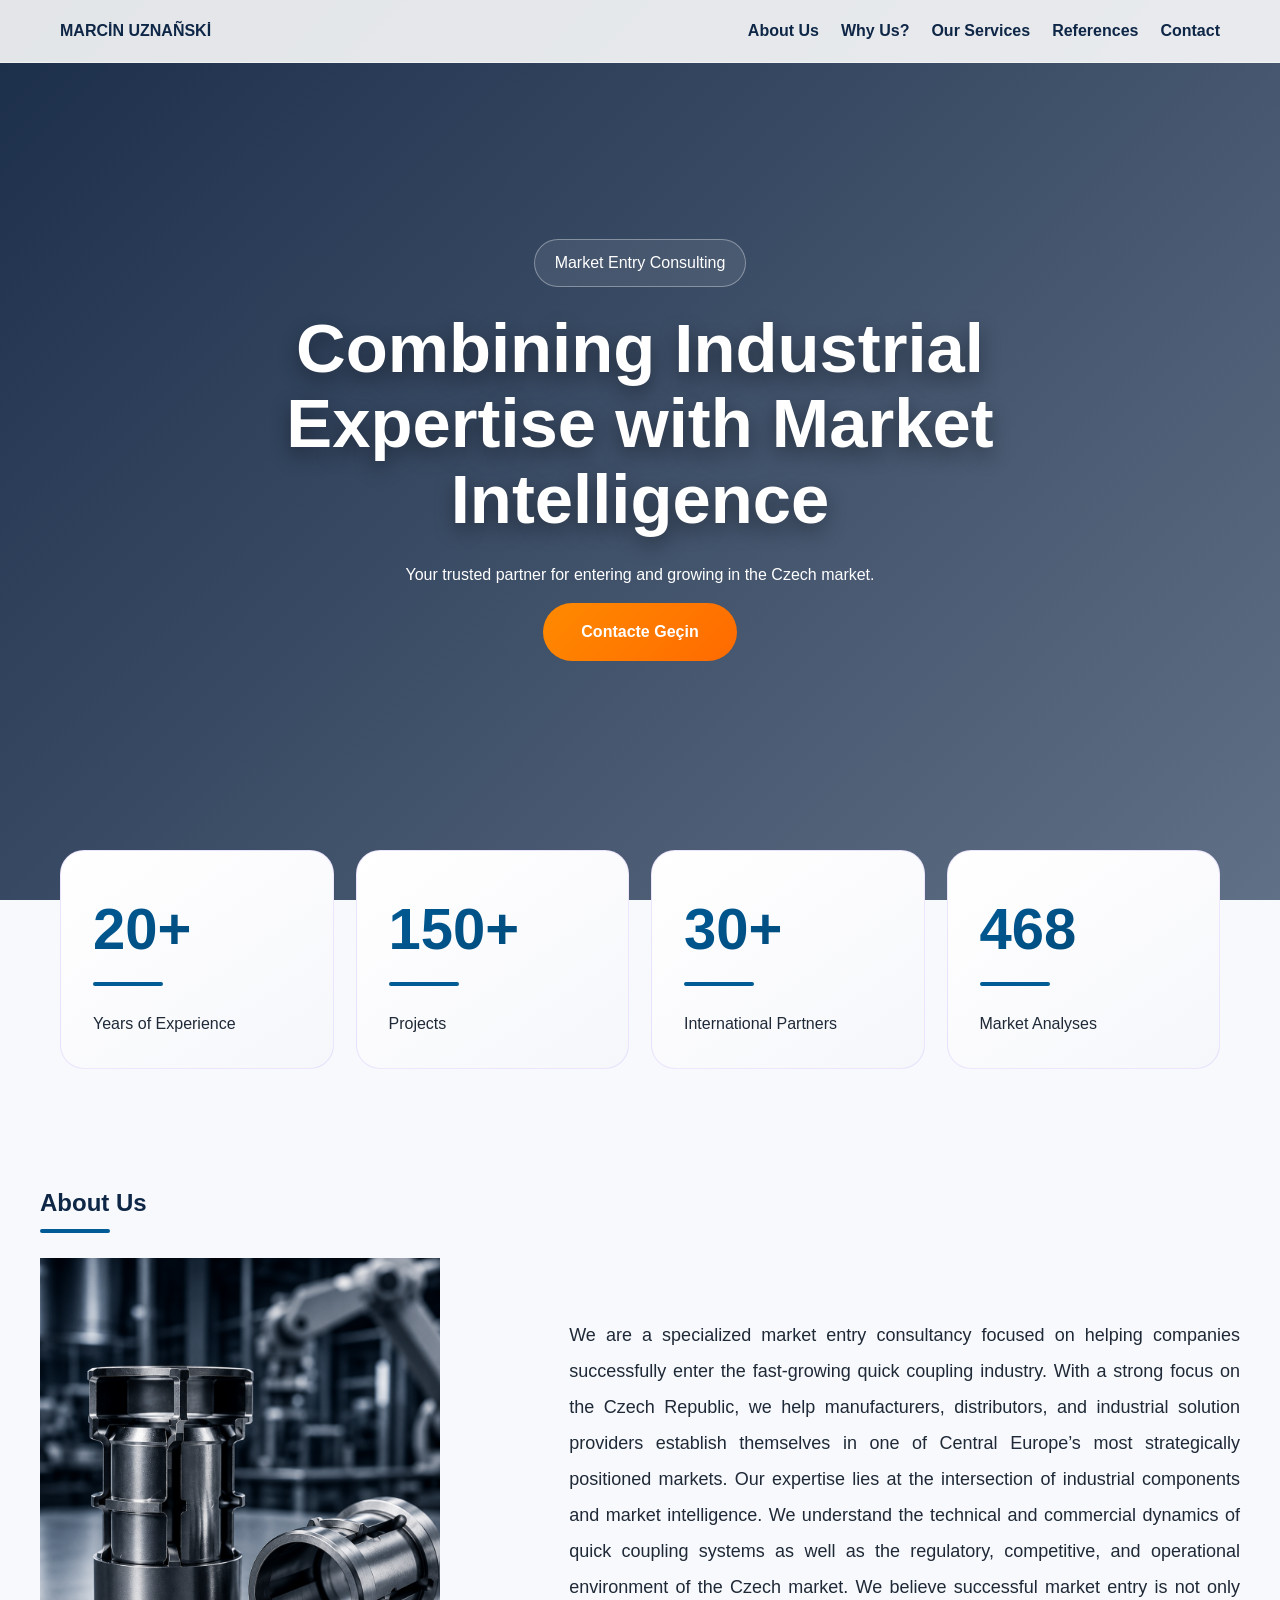
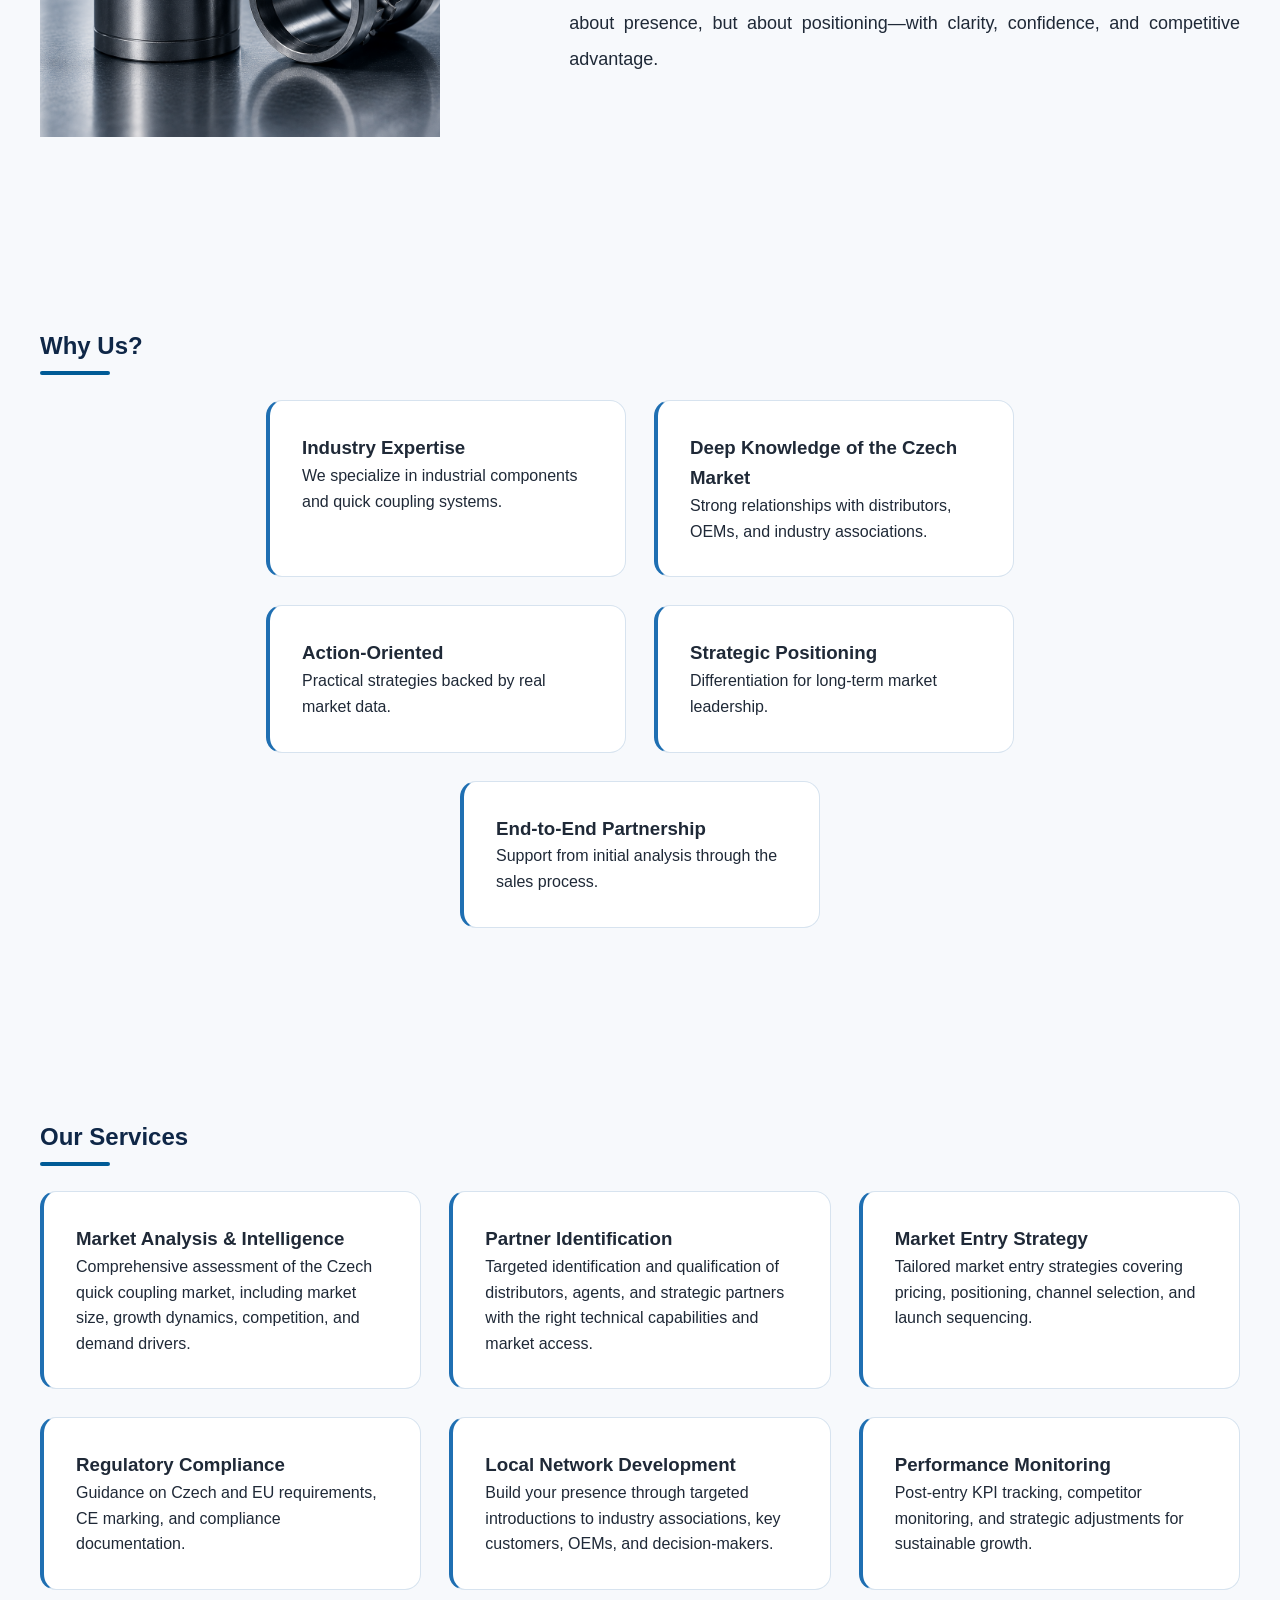
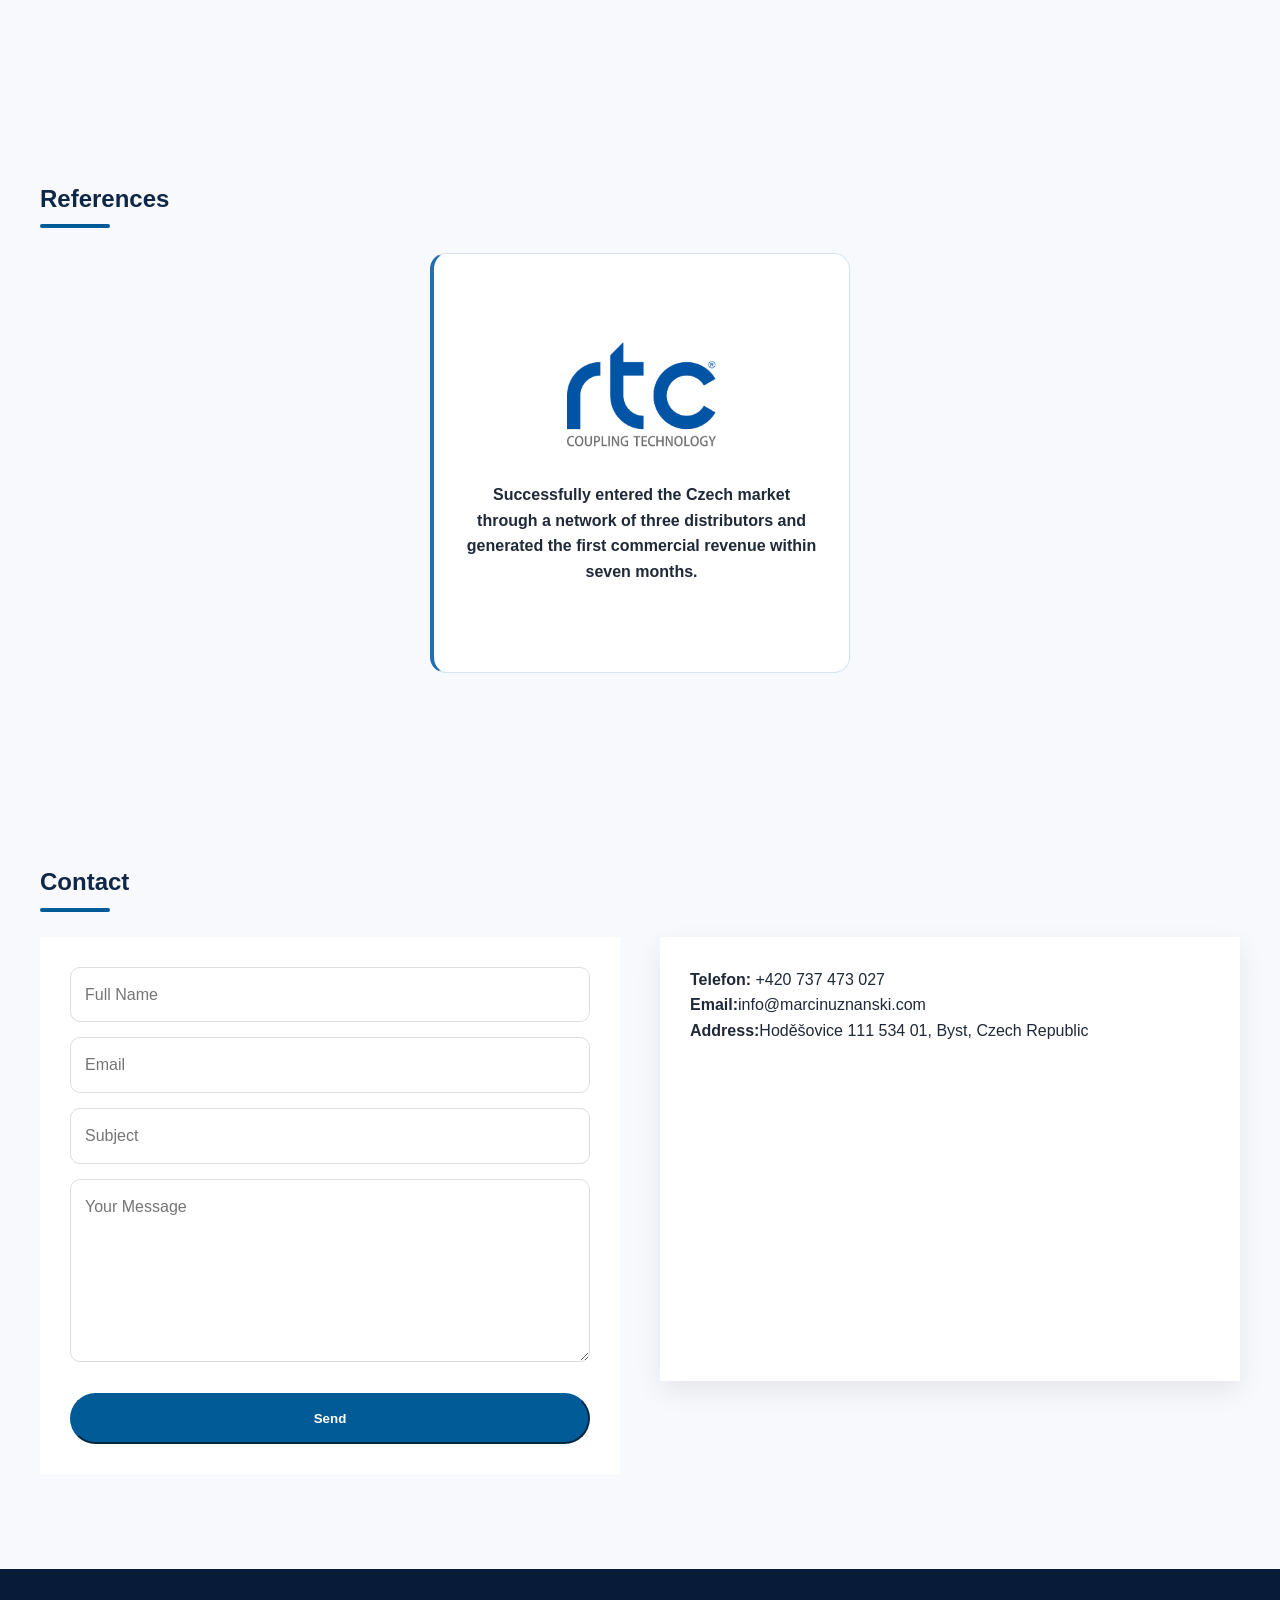
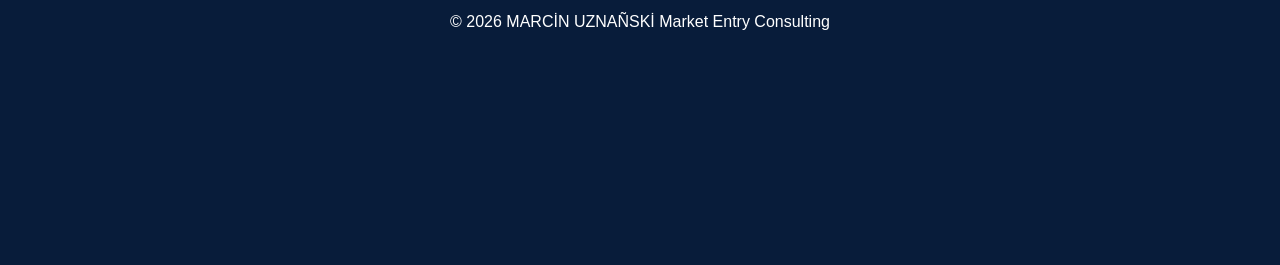
<file: index.html>
<!DOCTYPE html>
<html lang="en">
<head>
<meta charset="UTF-8">
<meta name="viewport" content="width=device-width, initial-scale=1.0">
<title>Marcin Uznański Market Entry Consulting</title>
<link rel="stylesheet" href="style.css">
<link href="https://unpkg.com/aos@2.3.4/dist/aos.css" rel="stylesheet">
</head>
<body>

<nav class="navbar">
<div class="container">
<div class="logo">MARCİN UZNAÑSKİ</div>
<ul>
<li><a href="#about">About Us</a></li>
<li><a href="#why">Why Us?</a></li>
<li><a href="#services">Our Services</a></li>
<li><a href="#references">References</a></li>
<li><a href="#contact">Contact</a></li>
</ul>
</div>
</nav>

<header class="hero">
<div class="overlay"></div>
<div class="hero-content">
<span class="badge">Market Entry Consulting</span>
<h1>Combining Industrial Expertise with Market Intelligence</h1>
<p>Your trusted partner for entering and growing in the Czech market.</p>
<a href="#contact" class="btn">Contacte Geçin</a>
</div>
</header>

<section class="stats" id="stats">
<div><h2 class="counter" data-target="20">0</h2><p>Years of Experience</p></div>
<div><h2 class="counter" data-target="150">0</h2><p>Projects</p></div>
<div><h2 class="counter" data-target="30">0</h2><p>International Partners</p></div>
<div><h2 class="counter" data-target="500">0</h2><p>Market Analyses</p></div></div>
</section>

<section id="about" class="container section">
<h2>About Us</h2>
<div class="about-grid">
<div class="about-image">
<img src="8d0f9e49-f98b-4552-971f-9efa464a075b.png" alt="Office">" alt="Office">
</div>
<div class="about-text">
<p>We are a specialized market entry consultancy focused on helping companies successfully enter the fast-growing quick coupling industry. With a strong focus on the Czech Republic, we help manufacturers, distributors, and industrial solution providers establish themselves in one of Central Europe’s most strategically positioned markets. Our expertise lies at the intersection of industrial components and market intelligence. We understand the technical and commercial dynamics of quick coupling systems as well as the regulatory, competitive, and operational environment of the Czech market. We believe successful market entry is not only about presence, but about positioning—with clarity, confidence, and competitive advantage.</p>
</div>
</div>
</section>

<section id="why" class="container section">
<h2>Why Us?</h2>
<div class="grid">
<div class="card" data-aos="fade-up"><h3>Industry Expertise</h3><p>We specialize in industrial components and quick coupling systems.</p></div>
<div class="card" data-aos="fade-up"><h3>Deep Knowledge of the Czech Market</h3><p>Strong relationships with distributors, OEMs, and industry associations.</p></div>
<div class="card" data-aos="fade-up"><h3>Action-Oriented</h3><p>Practical strategies backed by real market data.</p></div>
<div class="card" data-aos="fade-up"><h3>Strategic Positioning</h3><p>Differentiation for long-term market leadership.</p></div>
<div class="card" data-aos="fade-up"><h3>End-to-End Partnership</h3><p>Support from initial analysis through the sales process.</p></div>
</div>
</section>

<section id="services" class="container section">
<h2>Our Services</h2>
<div class="grid">
<div class="card" data-aos="fade-up"><h3>Market Analysis & Intelligence</h3><p>Comprehensive assessment of the Czech quick coupling market, including market size, growth dynamics, competition, and demand drivers.</p></div>
<div class="card" data-aos="fade-up"><h3>Partner Identification</h3><p>Targeted identification and qualification of distributors, agents, and strategic partners with the right technical capabilities and market access.</p></div>
<div class="card" data-aos="fade-up"><h3>Market Entry Strategy</h3><p>Tailored market entry strategies covering pricing, positioning, channel selection, and launch sequencing.</p></div>
<div class="card" data-aos="fade-up"><h3>Regulatory Compliance</h3><p>Guidance on Czech and EU requirements, CE marking, and compliance documentation.</p></div>
<div class="card" data-aos="fade-up"><h3>Local Network Development</h3><p>Build your presence through targeted introductions to industry associations, key customers, OEMs, and decision-makers.</p></div>
<div class="card" data-aos="fade-up"><h3>Performance Monitoring</h3><p>Post-entry KPI tracking, competitor monitoring, and strategic adjustments for sustainable growth.</p></div>
</div>
</section>

<section id="references" class="container section">
<h2>References</h2>
<div class="grid">
<div class="card" data-aos="fade-up"><img src="logo-rtc.png" alt="RTC Coupling Technology" class="ref-logo"><h4>Successfully entered the Czech market through a network of three distributors and generated the first commercial revenue within seven months.</h4></div>

</div>
</div>
</section>

<section id="contact" class="container section">
<h2>Contact</h2>
<div class="contact-wrapper"><div class="contact-form"><form><input type="text" placeholder="Full Name" required><input type="email" placeholder="Email" required><input type="text" placeholder="Subject"><textarea placeholder="Your Message" rows="6"></textarea><button type="submit" class="btn">Send</button></form></div><div class="contact">
<p><strong>Telefon:</strong> +420 737 473 027</p>
<p><strong>Email:</strong>info@marcinuznanski.com</p>
<p><strong>Address:</strong>Hoděšovice 111 534 01, Byst, Czech Republic
</p>

<div class="map-container">
    <iframe
        src="https://www.google.com/maps?q=Prague,Czech+Republic&output=embed"
        width="100%"
        height="280"
        style="border:0;border-radius:20px;"
        allowfullscreen=""
        loading="lazy">
    </iframe>
</div>
</div>
</section>

<footer>© 2026 MARCİN UZNAÑSKİ Market Entry Consulting
<section id="references" class="section">
<div class="container">

</footer>

<script src="https://unpkg.com/aos@2.3.4/dist/aos.js"></script><script>AOS.init({duration:900,once:true});</script>
<script>
const stats=document.getElementById('stats');
const observer=new IntersectionObserver((entries)=>{
 entries.forEach(entry=>{
  if(entry.isIntersecting){
    document.querySelectorAll('.counter').forEach(counter=>{
      const target=+counter.dataset.target;
      let current=0;
      counter.textContent='0';
      const inc=Math.max(1,Math.ceil(target/60));
      function tick(){
        current+=inc;
        if(current<target){
          counter.textContent=current;
          requestAnimationFrame(tick);
        }else{
          counter.textContent=target+'+';
        }
      }
      tick();
    });
  }
 });
},{threshold:0.5});
observer.observe(stats);
</script></body>
</html>
</file>
<file: style.css>
*{margin:0;padding:0;box-sizing:border-box;scroll-behavior:smooth}
body{font-family:Segoe UI,sans-serif;color:#1f2937;background:#f7f9fc;line-height:1.6}
.navbar{position:fixed;top:0;width:100%;background:rgba(255,255,255,.88);backdrop-filter:none;border-bottom:1px solid rgba(255,255,255,.4);box-shadow:none;z-index:1000}.navbar .container{max-width:1200px;margin:auto;padding:18px 20px;display:flex;justify-content:space-between;align-items:center}.logo{font-weight:800;color:#0f2747}.navbar ul{display:flex;gap:22px;list-style:none}.navbar a{text-decoration:none;color:#0f2747;font-weight:600}.hero{height:100vh;background:linear-gradient(135deg,rgba(8,28,58,.92),rgba(15,39,71,.65)),url(https://images.unsplash.com/photo-1504328345606-18bbc8c9d7d1?q=80&w=1800&auto=format&fit=crop) center/cover;display:flex;align-items:center;justify-content:center;text-align:center;color:#fff}.hero-content{max-width:850px;padding:20px}.hero h1{font-size:4.3rem;line-height:1.1;margin:24px 0;text-shadow:0 8px 20px rgba(0,0,0,.4)}.badge{display:inline-block;border:1px solid rgba(255,255,255,.35);padding:10px 20px;border-radius:999px;background:rgba(255,255,255,.08)}.btn{display:inline-block;margin-top:16px;background:linear-gradient(135deg,#ff8a00,#ff6a00);padding:16px 38px;border-radius:999px;color:#fff;text-decoration:none;font-weight:700;box-shadow:none;transition:.35s}.btn:hover{transform:translateY(-4px)}.stats{display:grid;grid-template-columns:repeat(4,1fr);gap:22px;max-width:1200px;margin:-70px auto 0;padding:20px}.stats div,.card{background:#fff;padding:32px;border-radius:0;box-shadow:none;transition:.35s;border:1px solid #edf1f5}.card:hover,.stats div:hover{transform:translateY(-10px) scale(1.02);box-shadow:0 25px 55px rgba(0,0,0,.12)}.stats h2{font-size:52px;color:#005B96}.container{max-width:1200px;margin:auto;padding:0 20px}.section{padding:95px 0}.grid{display:grid;grid-template-columns:repeat(auto-fit,minmax(240px,1fr));gap:22px}h2{position:relative;color:#0f2747;margin-bottom:35px;display:inline-block}h2:after{content:"";position:absolute;left:0;bottom:-10px;width:70px;height:4px;background:#005B96;border-radius:10px}.contact{background:#fff;padding:30px;border-radius:0;box-shadow:0 10px 25px rgba(0,0,0,.08)}footer{text-align:center;padding:40px;background:#081c3a;color:#fff}::-webkit-scrollbar{width:10px}::-webkit-scrollbar-thumb{background:#005B96;border-radius:20px}@media(max-width:768px){.hero h1{font-size:2.6rem}.stats{grid-template-columns:1fr 1fr}.navbar ul{display:none}}

.stats div,.card{
position:relative;
overflow:hidden;
background:linear-gradient(145deg,#ffffff,#f6f7fb);
border:1px solid rgba(139,92,246,.15);
border-radius:24px;
box-shadow:none;
transition:all .45s ease;
}
.stats div::before,.card::before{content:none !important;}
.stats div::after,.card::after{content:none !important;}
.stats div:hover,.card:hover{
transform:translateY(-12px);
box-shadow:none;
border-color:#005B96;
}
.stats div:hover::before,.card:hover::before{content:none !important;}
.stats h2{
font-size:58px;
font-weight:800;
background:linear-gradient(135deg,#005B96,#004a7a);
-webkit-background-clip:text;
-webkit-text-fill-color:transparent;
}

.reference-card{background:#fff;border-radius:0;padding:24px;box-shadow:none;margin-top:20px;}

.about-grid{
display:grid;
grid-template-columns:1fr 1.4fr;
gap:50px;
align-items:center;
}
.about-image img{
width:100%;
height:520px;
object-fit:cover;
border-radius:0;
box-shadow:none;
}
.about-text p{
text-align:justify;
font-size:18px;
line-height:2;
}
@media(max-width:900px){
.about-grid{grid-template-columns:1fr;}
.about-image img{height:320px;}
}


/* Custom layouts */
#why .grid{
display:grid;
grid-template-columns:repeat(2, minmax(280px,360px));
justify-content:center;
gap:28px;
}
#why .grid .card:last-child{
grid-column:1 / span 2;
justify-self:center;
max-width:360px;
width:100%;
}

#services .grid{
display:grid;
grid-template-columns:repeat(3,minmax(260px,1fr));
justify-content:center;
gap:28px;
}

@media(max-width:900px){
#why .grid{grid-template-columns:1fr;}
#why .grid .card:last-child{grid-column:auto;max-width:none;}
#services .grid{grid-template-columns:1fr;}
}


#references .grid{display:flex;justify-content:center;}
#references .card{max-width:420px;aspect-ratio:1/1;display:flex;flex-direction:column;justify-content:center;align-items:center;text-align:center;padding:30px;}
.ref-logo{max-width:90%;height:120px;object-fit:contain;margin-bottom:20px;}
.contact-wrapper{display:grid;grid-template-columns:1fr 1fr;gap:40px;align-items:start;}
.contact-form form{display:flex;flex-direction:column;gap:15px;background:#fff;padding:30px;border-radius:0;box-shadow:none;}
.contact-form input,.contact-form textarea{padding:14px;border:1px solid #ddd;border-radius:10px;font:inherit;}
.map-container{margin-top:20px;}
@media(max-width:900px){.contact-wrapper{grid-template-columns:1fr;}}


.about img,.about-image img,.about-img img{
content:url('8d0f9e49-f98b-4552-971f-9efa464a075b.png');
object-fit:cover;
}

.why-card:hover,.service-card:hover{transform:translateY(-10px);box-shadow:none;}

.about img,.about-image img,.about-photo img{aspect-ratio:1/1;object-fit:cover;width:100%;max-width:400px;border-radius:0;display:block;}

.contact-form button,.contact-form .btn,form button[type="submit"]{background:#005B96!important;color:#fff;border-color:#005B96!important;}
.contact-form button:hover,form button[type="submit"]:hover{background:#004a7a!important;}


/* About image square override */
.about-image,
.about-img,
.about-image-wrapper,
.about-img-wrapper{
    aspect-ratio:1/1 !important;
    overflow:hidden !important;
}
.about-image img,
.about-img img,
.about-image-wrapper img,
.about-img-wrapper img{
    width:100% !important;
    height:100% !important;
    aspect-ratio:1/1 !important;
    object-fit:cover !important;
    border-radius:0 !important;
    display:block !important;
}


/* ChatGPT cleanup */
.services .service-card,
.service-card,
.card,
.services-grid > *{
 background:#fff !important;
 background-image:none !important;
 box-shadow:none !important;
 text-shadow:none !important;
 filter:none !important;
 backdrop-filter:none !important;
 -webkit-backdrop-filter:none !important;
 border:1px solid #d7e3ef !important;
 border-left:4px solid #1f6fb2 !important;
 border-radius:16px !important;
 transform:none !important;
}
.service-card:hover,
.card:hover,
.services-grid>*:hover{
 box-shadow:none !important;
 transform:none !important;
 background:#fff !important;
 color:inherit !important;
}
a:hover,.nav-link:hover,button:hover{
 color:#1f6fb2 !important;
}
</file>
